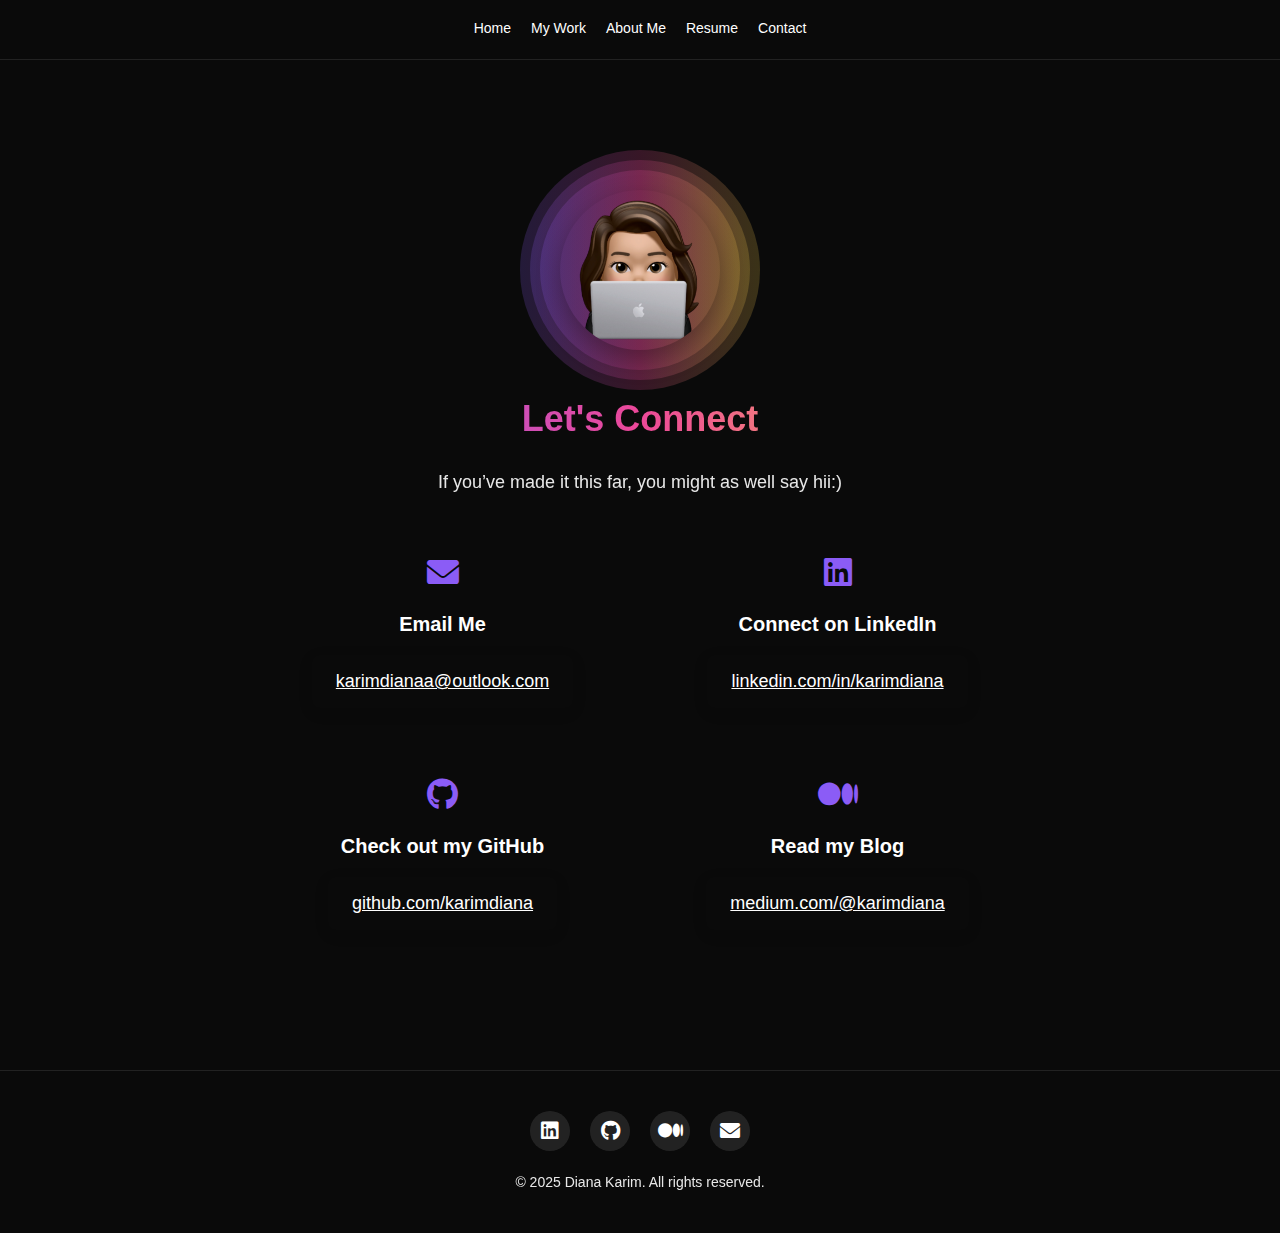
<file: contact.html>
<!DOCTYPE html>
<html lang="en">
<head>
    <meta charset="UTF-8">
    <meta name="viewport" content="width=device-width, initial-scale=1.0">
    <title>Contact - Diana Karim</title>
    <link rel="stylesheet" href="styles/main.css">
    <link rel="stylesheet" href="https://cdnjs.cloudflare.com/ajax/libs/font-awesome/6.0.0/css/all.min.css">
    <link href="https://fonts.googleapis.com/css2?family=Inter:wght@400;600;700&display=swap" rel="stylesheet">
    <link href="https://api.fontshare.com/v2/css?f[]=satoshi@900,700,500,301,401,400,501,701,300&display=swap" rel="stylesheet">
    <link rel="icon" type="image/jpg" href="assets/logo_diana.png">
</head>
<body>
    <header class="main-header">
        <nav class="nav-container">
            <ul class="nav-links">
                <li><a href="index.html">Home</a></li>
                <li><a href="index.html#work">My Work</a></li>
                <li><a href="about.html">About Me</a></li>
                <li><a href="assets/Resume_DianaKarim.pdf" target="_blank">Resume</a></li>
                <li><a href="contact.html">Contact</a></li>
            </ul>
        </nav>
        <div class="header-divider"></div>
    </header>

    <main class="contact-page">
        <div class="container">
            <section class="contact-section">
                <div class="contact-container">
                    <div class="profile-container">
                        <div class="intro-box">
                            <div class="intro-top">
                                <div class="image-container">
                                    <div class="ray ray-1"></div>
                                    <div class="ray ray-2"></div>
                                    <div class="ray ray-3"></div>
                                    <img src="assets/Apple_Diana_Computer.PNG" alt="Diana's Profile" class="intro-image">
                                </div>
                            </div>
                        </div>
                    </div>
                    <h1>Let's Connect</h1>
                    <p>If you’ve made it this far, you might as well say hii:)</p>                    
                    <div class="contact-methods">
                        <div class="contact-method">
                            <i class="fas fa-envelope"></i>
                            <h3>Email Me</h3>
                            <a href="mailto:karimdianaa@outlook.com?subject=[Company]%20-%20Let's%20Talk&body=Hi%20Diana,%0D%0A%0D%0AI've%20checked%20out%20your%20portfolio%20and%20would%20love%20to%20discuss%20potential%20opportunities.%0D%0A%0D%0ABest%20regards" class="contact-button">
                                karimdianaa@outlook.com
                            </a>
                        </div>

                        <div class="contact-method">
                            <i class="fab fa-linkedin"></i>
                            <h3>Connect on LinkedIn</h3>
                            <a href="https://linkedin.com/in/karimdiana" target="_blank" class="contact-button">
                                linkedin.com/in/karimdiana
                            </a>
                        </div>

                        <div class="contact-method">
                            <i class="fab fa-github"></i>
                            <h3>Check out my GitHub</h3>
                            <a href="https://github.com/karimdiana" target="_blank" class="contact-button">
                                github.com/karimdiana
                            </a>
                        </div>

                        <div class="contact-method">
                            <i class="fab fa-medium"></i>
                            <h3>Read my Blog</h3>
                            <a href="https://medium.com/@karimdiana" target="_blank" class="contact-button">
                                medium.com/@karimdiana
                                
                            </a>
                        </div>
                    </div>
                </div>
            </section>
        </div>
    </main>

    <footer class="footer">
        <div class="container">
            <div class="footer-content">
                <div class="footer-social">
                    <a href="https://linkedin.com/in/karimdiana" target="_blank"><i class="fab fa-linkedin"></i></a>
                    <a href="https://github.com/karimdiana" target="_blank"><i class="fab fa-github"></i></a>
                    <a href="https://medium.com/@karimdiana002" target="_blank"><i class="fab fa-medium"></i></a>
                    <a href="mailto:karimdianaa@outlook.com?subject=[Company]%20-%20Let's%20Talk&body=Hi%20Diana,%0D%0A%0D%0AI've%20checked%20out%20your%20portfolio%20and%20would%20love%20to%20discuss%20potential%20opportunities.%0D%0A%0D%0ABest%20regards"><i class="fas fa-envelope"></i></a>
                </div>
                <div class="footer-info"><p>© 2025 Diana Karim. All rights reserved.</p></div>
            </div>
        </div>
    </footer>
</body>
</html>
</file>
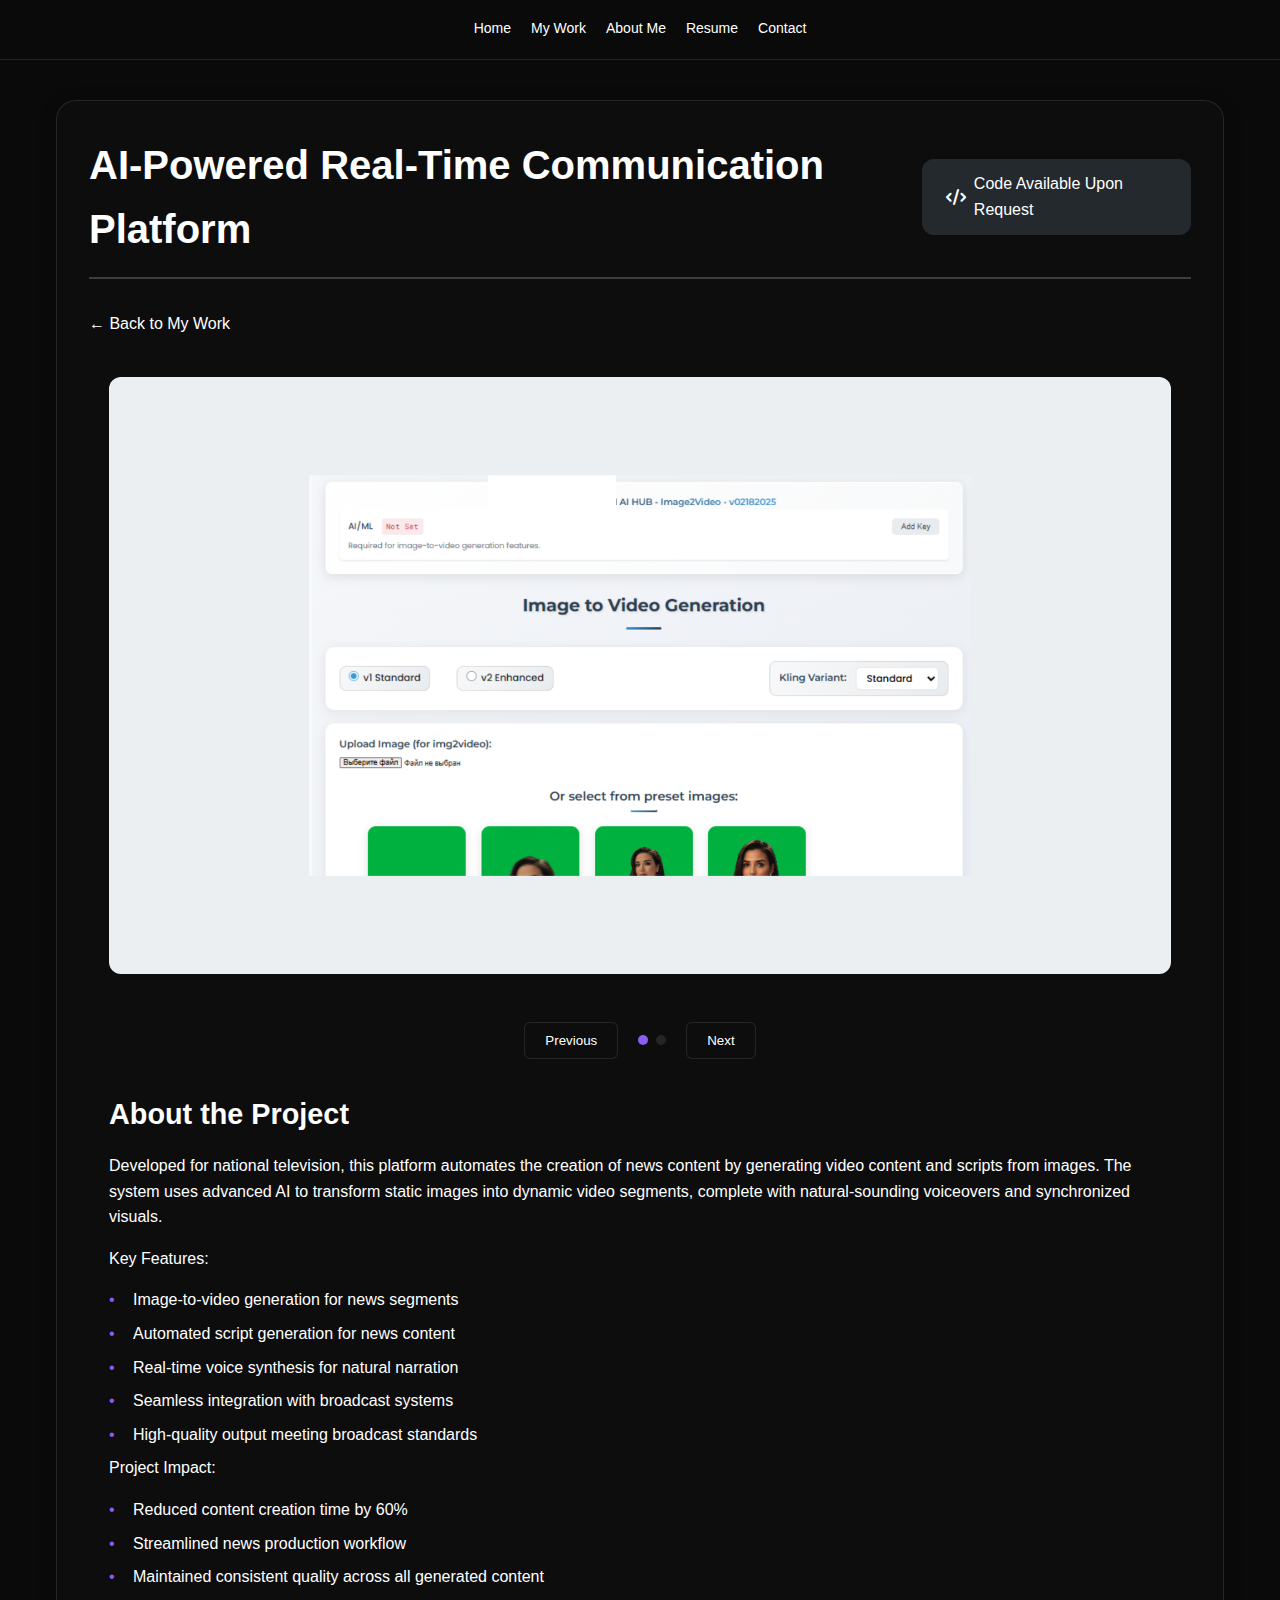
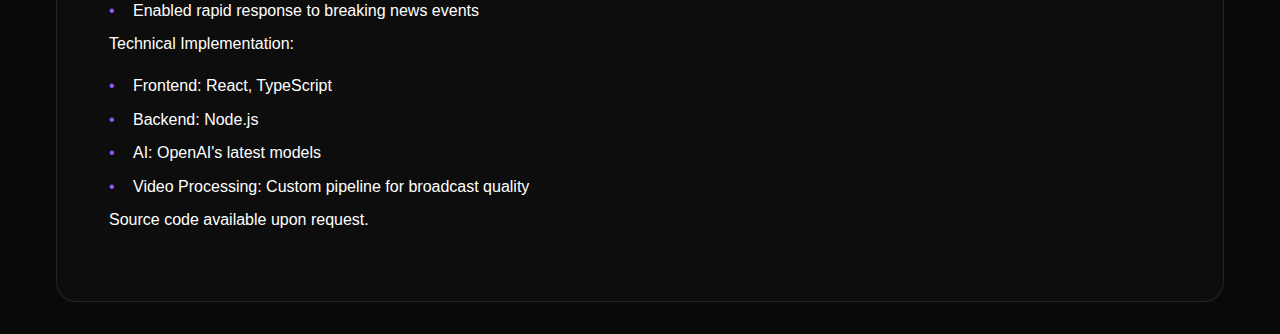
<file: projects/ai-communication.html>
<!DOCTYPE html>
<html lang="en">
<head>
    <meta charset="UTF-8">
    <meta name="viewport" content="width=device-width, initial-scale=1.0">
    <title>AI Communication Platform - Diana's Projects</title>
    <link rel="stylesheet" href="../styles/main.css">
    <link href="https://api.fontshare.com/v2/css?f[]=satoshi@900,700,500,301,401,400,501,701,300&display=swap" rel="stylesheet">
    <link rel="stylesheet" href="https://cdnjs.cloudflare.com/ajax/libs/font-awesome/6.0.0/css/all.min.css">
    <style>
        .gallery-container {
            max-width: 100%;
            margin: 0 auto;
        }
        .gallery-slide img {
            width: 100%;
            height: auto;
            max-height: 80vh;
            object-fit: contain;
            margin: 20px 0;
        }
        .gallery-caption {
            margin-top: 15px;
            text-align: center;
        }
    </style>
</head>
<body>
    <header class="main-header">
        <nav class="nav-container">
            <ul class="nav-links">
                <li><a href="../index.html">Home</a></li>
                <li><a href="../index.html#work">My Work</a></li>
                <li><a href="../about.html">About Me</a></li>
                <li><a href="../assets/Resume_DianaKarim.pdf" target="_blank">Resume</a></li>
                <li><a href="../contact.html">Contact</a></li>
            </ul>
        </nav>
        <div class="header-divider"></div>
    </header>

    <main class="project-detail">
        <div class="project-container" style="margin-top: 100px;">
            <div class="project-header">
                <h1>AI-Powered Real-Time Communication Platform</h1>
                <a href="mailto:karimdianaa@outlook.com?subject=Request%20for%20AI%20Communication%20Platform%20Code&body=Hi%20Diana,%0D%0A%0D%0AI'm%20interested%20in%20viewing%20the%20code%20for%20the%20AI%20Communication%20Platform%20project.%0D%0A%0D%0ABest%20regards" class="github-link">
                    <i class="fas fa-code"></i> Code Available Upon Request
                </a>
            </div>
            <p class="back-to-work-link"><a href="../index.html#work">← Back to My Work</a></p>
            
            <div class="project-content">
                <div class="project-showcase ai-gallery">
                        <div class="gallery-slide active">
                            <img src="../assets/asan.png" alt="Img 2 video Interface">
                    </div>
                        <div class="gallery-slide">
                            <img src="../assets/asan2.png" alt="Voice Processing System">
                         
                        </div>
                    </div>
                    <div class="gallery-controls">
                        <button class="gallery-btn prev">Previous</button>
                        <div class="gallery-dots"></div>
                        <button class="gallery-btn next">Next</button>
                    </div>
               

                <div class="project-overview">
                    <h2>About the Project</h2>
                    <p>Developed for national television, this platform automates the creation of news content by generating video content and scripts from images. The system uses advanced AI to transform static images into dynamic video segments, complete with natural-sounding voiceovers and synchronized visuals.</p>
                    
                    <p>Key Features:</p>
                    <ul>
                        <li>Image-to-video generation for news segments</li>
                        <li>Automated script generation for news content</li>
                        <li>Real-time voice synthesis for natural narration</li>
                        <li>Seamless integration with broadcast systems</li>
                        <li>High-quality output meeting broadcast standards</li>
                    </ul>

                    <p>Project Impact:</p>
                    <ul>
                        <li>Reduced content creation time by 60%</li>
                        <li>Streamlined news production workflow</li>
                        <li>Maintained consistent quality across all generated content</li>
                        <li>Enabled rapid response to breaking news events</li>
                    </ul>

                    <p>Technical Implementation:</p>
                    <ul>
                        <li>Frontend: React, TypeScript</li>
                        <li>Backend: Node.js</li>
                        <li>AI: OpenAI's latest models</li>
                        <li>Video Processing: Custom pipeline for broadcast quality</li>
                    </ul>

                    <p>Source code available upon request.</p>
                </div>
                </div>
            </div>
        </div>
    </main>

    <script src="../script.js"></script>
    <script>
        document.addEventListener('DOMContentLoaded', function() {
            const slides = document.querySelectorAll('.gallery-slide');
            const dots = document.querySelector('.gallery-dots');
            const prevBtn = document.querySelector('.gallery-btn.prev');
            const nextBtn = document.querySelector('.gallery-btn.next');
            let currentSlide = 0;

            // Create dots
            slides.forEach((_, index) => {
                const dot = document.createElement('div');
                dot.classList.add('gallery-dot');
                if (index === 0) dot.classList.add('active');
                dot.addEventListener('click', () => goToSlide(index));
                dots.appendChild(dot);
            });

            function updateSlides() {
                slides.forEach((slide, index) => {
                    slide.classList.remove('active');
                    if (index === currentSlide) slide.classList.add('active');
                });
                document.querySelectorAll('.gallery-dot').forEach((dot, index) => {
                    dot.classList.toggle('active', index === currentSlide);
                });
            }

            function goToSlide(index) {
                currentSlide = index;
                updateSlides();
            }

            function nextSlide() {
                currentSlide = (currentSlide + 1) % slides.length;
                updateSlides();
            }

            function prevSlide() {
                currentSlide = (currentSlide - 1 + slides.length) % slides.length;
                updateSlides();
            }

            prevBtn.addEventListener('click', prevSlide);
            nextBtn.addEventListener('click', nextSlide);
        });
    </script>
</body>
</html>
</file>
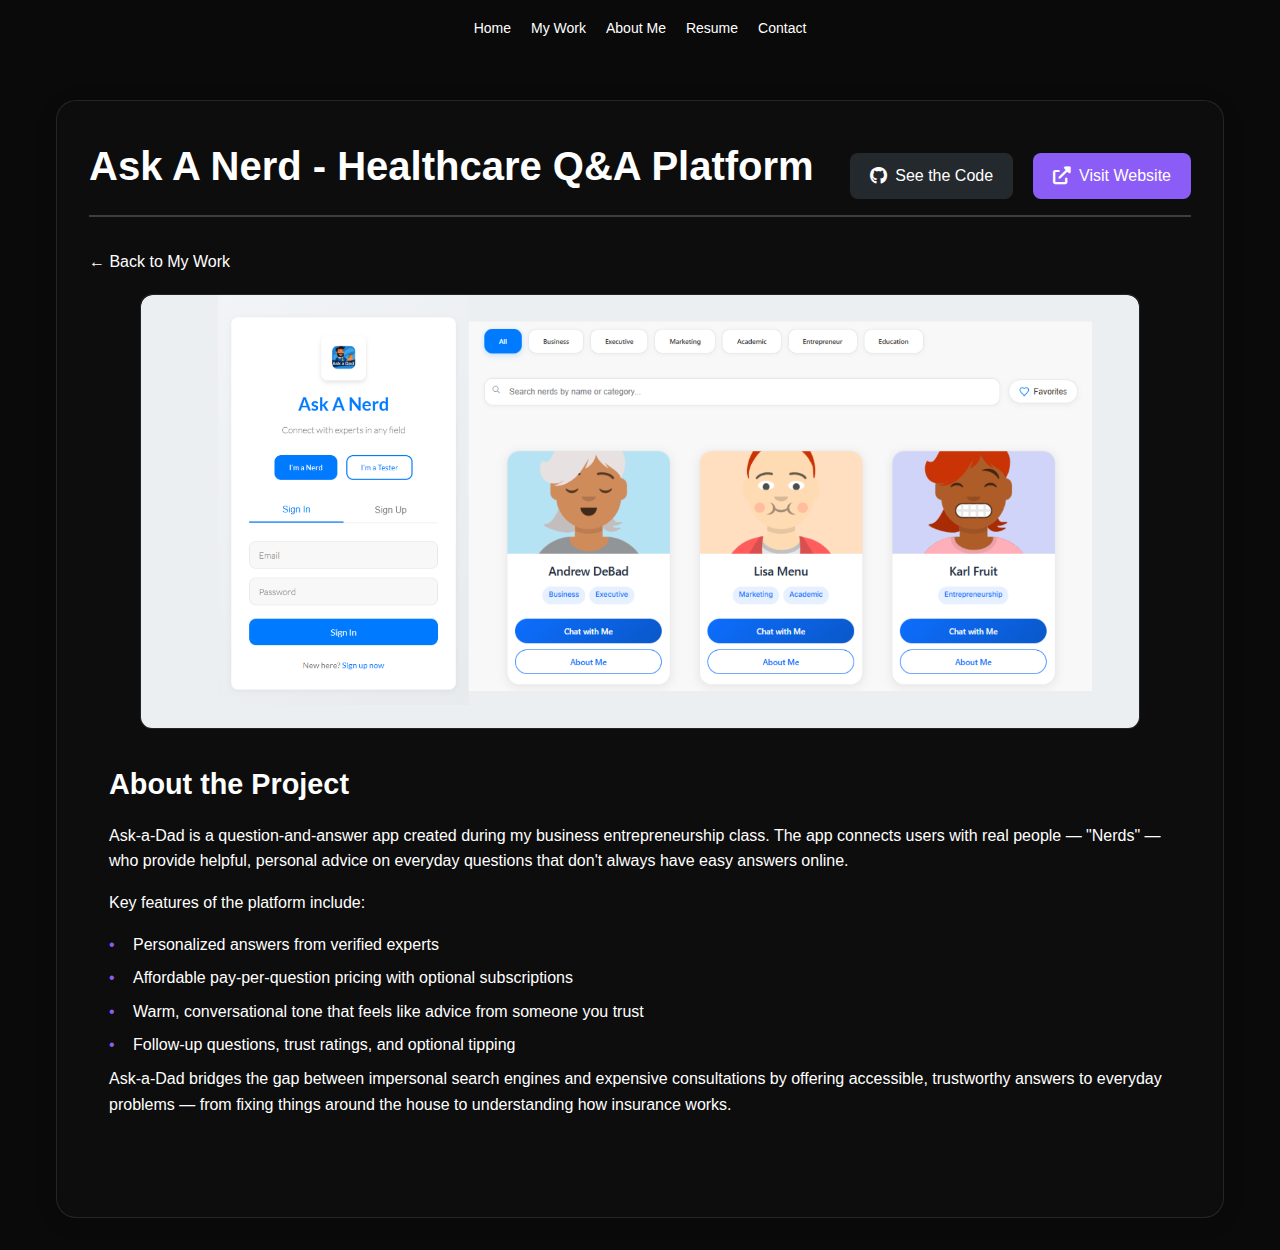
<file: projects/ask-a-nerd.html>
<!DOCTYPE html>
<html lang="en">
<head>
    <meta charset="UTF-8">
    <meta name="viewport" content="width=device-width, initial-scale=1.0">
    <title>Ask A Nerd - Diana's Projects</title>
    <link rel="stylesheet" href="../styles/main.css">
    <link href="https://api.fontshare.com/v2/css?f[]=satoshi@900,700,500,301,401,400,501,701,300&display=swap" rel="stylesheet">
    <link rel="stylesheet" href="https://cdnjs.cloudflare.com/ajax/libs/font-awesome/6.0.0/css/all.min.css">
</head>
<body>
    <header class="main-header">
        <nav class="nav-container">
            <ul class="nav-links">
                <li><a href="../index.html">Home</a></li>
                <li><a href="../index.html#work">My Work</a></li>
                <li><a href="../about.html">About Me</a></li>
                <li><a href="../assets/Resume_DianaKarim.pdf" target="_blank">Resume</a></li>
                <li><a href="../index.html#contact">Contact</a></li>
            </ul>
        </nav>
    </header>

    <main class="project-detail">
        <div class="project-container" style="margin-top: 100px;">
            <div class="project-header">
                <h1>Ask A Nerd - Healthcare Q&A Platform</h1>
                <div class="project-links">
                    <a href="https://github.com/karimdiana/ask-a-nerd" target="_blank" class="project-link github-link">
                        <i class="fab fa-github"></i> See the Code
                    </a>
                    <a href="https://ask-a-nerd.vercel.app/" target="_blank" class="project-link website-link">
                        <i class="fas fa-external-link-alt"></i> Visit Website
                    </a>
                </div>
            </div>
            <p class="back-to-work-link"><a href="../index.html#work">← Back to My Work</a></p>
            
            <div class="project-content">
                <div class="project-showcase parkview-gallery">
                    <div class="gallery-container">
                        <div class="gallery-slide active">
                            <img src="../assets/AskANerd.png" alt="Ask A Nerd Platform Interface">
                            <div class="gallery-caption">
                                <h3>User-Friendly Q&A Interface</h3>
                            </div>
                        
                   
                    </div>
               
                </div>

                <div class="project-overview">
                    <h2>About the Project</h2>
                    <p>Ask-a-Dad is a question-and-answer app created during my business entrepreneurship class. The app connects users with real people — "Nerds" — who provide helpful, personal advice on everyday questions that don't always have easy answers online.</p>

                    <p>Key features of the platform include:</p>
                    <ul>
                        <li>Personalized answers from verified experts</li>
                        <li>Affordable pay-per-question pricing with optional subscriptions</li>
                        <li>Warm, conversational tone that feels like advice from someone you trust</li>
                        <li>Follow-up questions, trust ratings, and optional tipping</li>
                    </ul>
                    
                    <p>Ask-a-Dad bridges the gap between impersonal search engines and expensive consultations by offering accessible, trustworthy answers to everyday problems — from fixing things around the house to understanding how insurance works.</p>
                    
                                    </div>
            </div>
        </div>
    </main>

    <script src="../script.js"></script>
    <script>
        document.addEventListener('DOMContentLoaded', function() {
            const slides = document.querySelectorAll('.gallery-slide');
            const dots = document.querySelector('.gallery-dots');
            const prevBtn = document.querySelector('.gallery-btn.prev');
            const nextBtn = document.querySelector('.gallery-btn.next');
            let currentSlide = 0;

            // Create dots
            slides.forEach((_, index) => {
                const dot = document.createElement('div');
                dot.classList.add('gallery-dot');
                if (index === 0) dot.classList.add('active');
                dot.addEventListener('click', () => goToSlide(index));
                dots.appendChild(dot);
            });

            function updateSlides() {
                slides.forEach((slide, index) => {
                    slide.classList.remove('active');
                    if (index === currentSlide) slide.classList.add('active');
                });
                document.querySelectorAll('.gallery-dot').forEach((dot, index) => {
                    dot.classList.toggle('active', index === currentSlide);
                });
            }

            function goToSlide(index) {
                currentSlide = index;
                updateSlides();
            }

            function nextSlide() {
                currentSlide = (currentSlide + 1) % slides.length;
                updateSlides();
            }

            function prevSlide() {
                currentSlide = (currentSlide - 1 + slides.length) % slides.length;
                updateSlides();
            }

            prevBtn.addEventListener('click', prevSlide);
            nextBtn.addEventListener('click', nextSlide);
        });
    </script>
</body>
</html>
</file>
<file: styles/main.css>
/* Global Styles */
:root {
    --primary-gradient: linear-gradient(90deg, #8b5cf6 0%, #ec4899 50%, #fcd34d 100%);
    --secondary-gradient: linear-gradient(135deg, #8b5cf6 0%, #ec4899 50%, #fcd34d 100%);
    --dark-bg: #0A0A0A;
    --darker-bg: #0A0A0A;
    --text-light: #ffffff;
    --text-dark: #333333;
    --accent-color: #8b5cf6;
    --card-bg: #0D0D0D;
    --card-border: rgba(255, 255, 255, 0.1);
    --transition-speed: 0.3s;
    --box-shadow: 0 4px 20px rgba(0, 0, 0, 0.15);
    --divider-color: rgba(255, 255, 255, 0.2);
}

* {
    margin: 0;
    padding: 0;
    box-sizing: border-box;
    font-family: 'Satoshi', sans-serif;
    scroll-behavior: smooth;
}

html {
    width: 100%;
    overflow-x: hidden;
}

body {
    background-color: var(--dark-bg);
    color: var(--text-light);
    line-height: 1.6;
    width: 100%;
    overflow-x: hidden;
    position: relative;
}

.container {
    width: 90%;
    max-width: 1200px;
    margin: 0 auto;
    padding: 0 20px;
}

a {
    text-decoration: none;
    color: inherit;
    transition: all var(--transition-speed) ease;
}

ul {
    list-style: none;
}

img {
    max-width: 100%;
    height: auto;
}

.gradient-text {
    background: var(--primary-gradient);
    -webkit-background-clip: text;
    background-clip: text;
    -webkit-text-fill-color: transparent;
    display: inline-block;
}

/* Header Styles - Updated */
.main-header {
    position: fixed;
    top: 0;
    left: 0;
    width: 100%;
    z-index: 1000;
    padding: 15px 0 0 0;
    transition: all var(--transition-speed) ease;
    background-color: var(--dark-bg);
    height: auto;
    min-height: 60px;
}

.nav-container {
    width: 90%;
    max-width: 1200px;
    margin: 0 auto;
    display: flex;
    justify-content: center;
    align-items: center;
    padding: 0 20px;
}

.nav-links {
    display: flex;
    gap: 20px;
    justify-content: center;
    align-items: center;
    flex-wrap: wrap;
}

.nav-links li a {
    font-size: 14px;
    font-weight: 500;
    position: relative;
    padding: 5px 0;
    color: var(--text-light);
    white-space: nowrap;
}

.nav-links li a::after {
    content: '';
    position: absolute;
    bottom: 0;
    left: 0;
    width: 0;
    height: 2px;
    background: #ec4899;
    transition: width var(--transition-speed) ease;
}

.nav-links li a:hover::after {
    width: 100%;
}

/* Updated header divider */
.header-divider {
    display: block;
    height: 1px;
    background: var(--divider-color);
    margin-top: 15px;
    width: 100vw;
    opacity: 0.5;
    position: absolute;
    bottom: 0;
    left: 0;
    right: 0;
    margin-left: calc(-50vw + 50%);
    margin-right: calc(-50vw + 50%);
}

/* Introduction Section */
.introduction-section {
    padding: 120px 0 60px;
    min-height: 100vh;
    width: 100%;
    display: flex;
    align-items: center;
    justify-content: center;
}

.introduction-content {
    width: 90%;
    max-width: 1200px;
    margin: 0 auto;
    padding: 0 20px;
    display: flex;
    flex-direction: column;
    align-items: center;
}

.profile-container {
    display: flex;
    flex-direction: column;
    align-items: center;
    gap: 40px;
    width: 100%;
    max-width: 800px;
}

.intro-box {
    background: var(--dark-bg);
    border-radius: 24px;
    padding: 30px;
    display: flex;
    flex-direction: column;
    align-items: center;
    text-align: center;
    width: 100%;
}

.intro-top {
    display: flex;
    flex-direction: column;
    align-items: center;
    gap: 20px;
    width: 100%;
}

.image-container {
    position: relative;
    width: 200px;
    height: 200px;
    display: flex;
    justify-content: center;
    align-items: center;
}

.intro-image {
    width: 180px;
    height: 180px;
    border-radius: 50%;
    object-fit: cover;
    box-shadow: 0 10px 25px rgba(0, 0, 0, 0.3);
    transition: transform 0.3s ease;
    position: relative;
    z-index: 2;
}

.intro-image:hover {
    transform: scale(1.05);
}

.ray {
    position: absolute;
    background: var(--primary-gradient);
    opacity: 0.2;
    border-radius: 50%;
    animation: pulse 4s ease-in-out infinite;
    z-index: 1;
    left: 50%;
    top: 50%;
    transform: translate(-50%, -50%);
}

.ray-1 {
    width: 220px;
    height: 220px;
    animation-delay: 0s;
}

.ray-2 {
    width: 240px;
    height: 240px;
    animation-delay: 1.3s;
}

.ray-3 {
    width: 260px;
    height: 260px;
    animation-delay: 2.6s;
}

@keyframes pulse {
    0% {
        transform: translate(-50%, -50%) scale(1);
        opacity: 0.15;
    }
    50% {
        transform: translate(-50%, -50%) scale(1.05);
        opacity: 0.25;
    }
    100% {
        transform: translate(-50%, -50%) scale(1);
        opacity: 0.15;
    }
}

.profile-details {
    text-align: center;
    margin-top: 80px;
    position: relative;
    z-index: 2;
}

.profile-details h2 {
    font-size: 32px;
    font-weight: 700;
    margin-bottom: 16px;
    color: var(--text-light);
}

.profile-details h2 span {
    background: var(--primary-gradient);
    -webkit-background-clip: text;
    background-clip: text;
    -webkit-text-fill-color: transparent;
}

.profile-details p {
    font-size: 16px;
    opacity: 0.7;
    color: #9e9e9e;
    margin-top: 16px;
}

.profile-divider {
    display: none;
}

.tagline {
    padding: 0 0 10px;
    text-align: center;
    margin-top: 10px;
}

.intro-greeting {
    font-size: 28px;
    font-weight: 700;
    margin-bottom: 10px;
    color: var(--text-light);
    position: relative;
    z-index: 2;
    margin-top: 40px;
}

.tagline h1 {
    font-size: 42px;
    font-weight: 900;
    color: var(--text-light);
    margin-bottom: 10px;
    line-height: 1.2;
}

.tagline h1 span.gradient-text {
    background: var(--primary-gradient);
    -webkit-background-clip: text;
    background-clip: text;
    -webkit-text-fill-color: transparent;
}

.building-at {
    font-size: 16px;
    opacity: 0.7;
    color: #9e9e9e;
    text-align: center;
    margin-top: 10px;
}

.building-at a {
    background: var(--primary-gradient);
    -webkit-background-clip: text;
    background-clip: text;
    -webkit-text-fill-color: transparent;
    font-weight: 600;
}

/* About Me Box */
.about-me-box {
    background: var(--card-bg);
    border: 1px solid var(--card-border);
    border-radius: 16px;
    padding: 40px;
    margin-top: 60px;
    margin-bottom: 60px;
    box-shadow: 0 10px 30px rgba(0, 0, 0, 0.1);
    width: 100%;
    max-width: 800px;
}

.about-me-box h2 {
    font-size: 32px;
    margin-bottom: 30px;
    background: var(--primary-gradient);
    -webkit-background-clip: text;
    background-clip: text;
    -webkit-text-fill-color: transparent;
    display: inline-block;
    text-align: center;
    width: 100%;
}

.about-me-content {
    display: grid;
    grid-template-columns: 1fr 1fr;
    gap: 40px;
}

.about-me-section {
    margin-bottom: 20px;
    background: rgba(255, 255, 255, 0.02);
    border-radius: 12px;
    padding: 25px;
    border: 1px solid rgba(255, 255, 255, 0.03);
}

.about-me-section h3 {
    font-size: 22px;
    margin-bottom: 20px;
    color: var(--text-light);
    position: relative;
    padding-bottom: 10px;
}

.about-me-section h3::after {
    content: '';
    position: absolute;
    bottom: 0;
    left: 0;
    width: 40px;
    height: 2px;
    background: var(--primary-gradient);
}

.classes-list, .achievements-list {
    list-style: none;
}

.classes-list li, .achievements-list li {
    margin-bottom: 12px;
    padding-left: 24px;
    position: relative;
}

.classes-list li:before, .achievements-list li:before {
    content: '•';
    position: absolute;
    left: 0;
    color: #ccc;
    font-size: 18px;
}

.achievement-item {
    background: rgba(255, 255, 255, 0.05);
    border-radius: 8px;
    padding: 15px;
    margin-bottom: 15px;
}

.achievement-item h4 {
    font-size: 18px;
    margin-bottom: 8px;
    color: #ccc;
}

.achievement-item p {
    font-size: 14px;
    opacity: 0.8;
}

/* Slideshow for About Page */
.slideshow-container {
    position: relative;
    max-width: 100%;
    margin: 0 auto;
    overflow: hidden;
    border-radius: 12px;
}

.slide {
    display: none;
    width: 100%;
}

.slide.active {
    display: block;
}

.slide img {
    width: 100%;
    border-radius: 12px;
}

.slide-content {
    padding: 20px;
    background: rgba(0, 0, 0, 0.7);
    color: white;
    position: absolute;
    bottom: 0;
    width: 100%;
}

.slide-nav {
    display: flex;
    justify-content: center;
    margin-top: 15px;
}

.slide-nav-btn {
    background: var(--primary-gradient);
    color: white;
    border: none;
    padding: 8px 16px;
    margin: 0 5px;
    cursor: pointer;
    border-radius: 4px;
    font-weight: 600;
}

@keyframes fadeEffect {
    from {opacity: 0.4}
    to {opacity: 1}
}

/* Tech Stack Section - Updated */
.tech-stack-section {
    padding: 60px 0;
    text-align: center;
}

.tech-stack-section h2 {
    font-size: 32px;
    margin-bottom: 30px;
    background: var(--primary-gradient);
    -webkit-background-clip: text;
    background-clip: text;
    -webkit-text-fill-color: transparent;
    display: inline-block;
    text-align: center;
    width: 100%;
}

.tech-grid-container {
    width: 100%;
    max-width: 800px;
    margin: 0 auto;
    overflow: hidden;
    position: relative;
}

.tech-row {
    display: flex;
    animation: scrollTech 30s linear infinite;
    width: max-content;
    margin-bottom: 20px;
}

.tech-row:nth-child(2) {
    animation-direction: reverse;
    animation-duration: 25s;
}

@keyframes scrollTech {
    0% {
        transform: translateX(0);
    }
    100% {
        transform: translateX(-50%);
    }
}

.tech-item {
    display: flex;
    flex-direction: column;
    align-items: center;
    justify-content: center;
    min-width: 120px;
    height: 120px;
    margin: 0 15px;
    padding: 15px;
    transition: all var(--transition-speed) ease;
    position: relative;
}

.tech-icon {
    font-size: 35px;
    margin-bottom: 10px;
    transition: all var(--transition-speed) ease;
}

.tech-item:hover .tech-icon {
    transform: scale(1.1);
}

.tech-name {
    font-size: 14px;
    font-weight: 500;
}

/* Projects Section */
.projects-section {
    padding: 80px 0;
    background-color: rgba(18, 18, 18, 0.7);
}

.projects-container {
    width: 90%;
    max-width: 1200px;
    margin: 0 auto;
    text-align: center;
}

.projects-section h2 {
    font-size: 32px;
    margin-bottom: 40px;
    text-align: center;
    position: relative;
    display: inline-block;
    background: var(--primary-gradient);
    -webkit-background-clip: text;
    background-clip: text;
    -webkit-text-fill-color: transparent;
}

/* Removed the line under My Work heading */
.projects-section h2::after {
    display: none;
}

.projects-grid {
    display: grid;
    grid-template-columns: repeat(auto-fill, minmax(350px, 1fr));
    gap: 30px;
}

.project-card {
    background: var(--card-bg);
    border: 1px solid var(--card-border);
    border-radius: 12px;
    overflow: hidden;
    transition: all var(--transition-speed) ease;
    height: 100%;
}

.project-card:hover {
    transform: translateY(-10px);
    box-shadow: var(--box-shadow);
}

.project-image {
    width: 100%;
    height: 200px;
    object-fit: cover;
}

.project-content {
    padding: 20px;
}

.project-content h3 {
    font-size: 20px;
    margin-bottom: 10px;
    color: var(--text-light);
}

.project-content p {
    font-size: 16px;
    color: rgba(255, 255, 255, 0.7);
    margin-bottom: 15px;
}

.tech-tags {
    display: flex;
    flex-wrap: wrap;
    gap: 8px;
}

.tech-tags span {
    padding: 0.5rem 1rem;
    border-radius: 20px;
    font-size: 0.9rem;
    transition: background-color 0.2s;
}

/* Contact Section - Updated */
.contact-section {
    padding: 80px 0;
    background: var(--dark-bg);
}

.contact-container {
    text-align: center;
    max-width: 600px;
    margin: 0 auto;
    padding: 40px;
}

.contact-container h2 {
    font-size: 32px;
    margin-bottom: 20px;
    background: var(--primary-gradient);
    -webkit-background-clip: text;
    background-clip: text;
    -webkit-text-fill-color: transparent;
}

.contact-container p {
    font-size: 18px;
    margin-bottom: 30px;
    opacity: 0.8;
}

.contact-button {
    display: inline-flex;
    align-items: center;
    gap: 10px;
    padding: 15px 30px;
    background: var(--primary-gradient);
    border-radius: 8px;
    font-weight: 600;
    font-size: 18px;
    color: var(--text-light);
    transition: all var(--transition-speed) ease;
    box-shadow: 0 4px 15px rgba(0, 0, 0, 0.1);
}

.contact-button:hover {
    transform: translateY(-3px);
    box-shadow: 0 6px 20px rgba(0, 0, 0, 0.2);
}

/* Footer - Removed gradient background */
.footer {
    padding: 40px 0;
    background-color: var(--dark-bg);
    border-top: 1px solid rgba(255, 255, 255, 0.1);
}

.footer-content {
    display: flex;
    flex-direction: column;
    align-items: center;
    gap: 20px;
}

.footer-social {
    display: flex;
    gap: 20px;
}

.footer-social a {
    display: flex;
    align-items: center;
    justify-content: center;
    width: 40px;
    height: 40px;
    background: rgba(255, 255, 255, 0.1);
    border-radius: 50%;
    font-size: 20px;
    transition: all var(--transition-speed) ease;
}

.footer-social a:hover {
    background: rgba(255, 255, 255, 0.2);
    transform: translateY(-3px);
}

.footer-info {
    font-size: 14px;
    opacity: 0.9;
}

/* About Page Styles */
.about-page {
    padding-top: 60px;
}

.about-gradient-bg {
    background: linear-gradient(to bottom, rgba(92, 36, 255, 0.1), var(--dark-bg));
    padding: 60px 0;
    margin-bottom: 60px;
}

.about-hero {
    text-align: center;
}

.about-content {
    max-width: 800px;
    margin: 0 auto;
}

.about-content h1 {
    font-size: 48px;
    margin-bottom: 20px;
    background: var(--primary-gradient);
    -webkit-background-clip: text;
    background-clip: text;
    -webkit-text-fill-color: transparent;
}

.about-content .intro {
    font-size: 20px;
    line-height: 1.6;
    opacity: 0.9;
}

/* About Sections */
.about-section {
    margin-bottom: 80px;
    background: var(--card-bg);
    border: 1px solid var(--card-border);
    border-radius: 16px;
    padding: 40px;
}

.section-title {
    font-size: 32px;
    margin-bottom: 30px;
    background: var(--primary-gradient);
    -webkit-background-clip: text;
    background-clip: text;
    -webkit-text-fill-color: transparent;
    display: inline-block;
}

.about-text {
    max-width: 800px;
    margin: 0 auto;
}

.about-text p {
    font-size: 18px;
    line-height: 1.8;
    margin-bottom: 20px;
    color: rgba(255, 255, 255, 0.9);
}

.about-text p:last-child {
    margin-bottom: 0;
}

.journey-section,
.interests-section,
.skills-section,
.future-section {
    padding: 80px 0;
}

.journey-container,
.interests-container,
.skills-container,
.future-container {
    max-width: 1200px;
    margin: 0 auto;
    padding: 0 20px;
}

.journey-section h2,
.interests-section h2,
.skills-section h2,
.future-section h2 {
    font-size: 32px;
    margin-bottom: 40px;
    text-align: center;
    position: relative;
    display: inline-block;
}

.journey-section h2::after,
.interests-section h2::after,
.skills-section h2::after,
.future-section h2::after {
    content: '';
    position: absolute;
    bottom: -10px;
    left: 50%;
    transform: translateX(-50%);
    width: 60px;
    height: 3px;
    background: var(--primary-gradient);
}

.journey-grid,
.interests-grid {
    display: grid;
    grid-template-columns: repeat(auto-fill, minmax(300px, 1fr));
    gap: 30px;
}

.journey-card,
.interest-card {
    background: var(--card-bg);
    border: 1px solid var(--card-border);
    border-radius: 12px;
    padding: 30px;
    transition: all var(--transition-speed) ease;
}

.journey-card:hover,
.interest-card:hover {
    transform: translateY(-5px);
    box-shadow: var(--box-shadow);
}

.card-icon,
.interest-card i {
    font-size: 30px;
    margin-bottom: 20px;
    color: transparent;
    background: var(--primary-gradient);
    -webkit-background-clip: text;
    background-clip: text;
}

.journey-card h3,
.interest-card h3 {
    font-size: 20px;
    margin-bottom: 15px;
}

.journey-card p,
.interest-card p {
    font-size: 16px;
    opacity: 0.8;
}

.skills-grid {
    display: grid;
    grid-template-columns: repeat(auto-fill, minmax(300px, 1fr));
    gap: 30px;
}

.skill-category {
    background: var(--card-bg);
    border: 1px solid var(--card-border);
    border-radius: 12px;
    padding: 25px;
}

.skill-category h3 {
    font-size: 20px;
    margin-bottom: 20px;
    color: var(--text-light);
}

.skill-tags {
    display: flex;
    flex-wrap: wrap;
    gap: 10px;
}

.skill-tag {
    padding: 8px 15px;
    background: rgba(255, 255, 255, 0.1);
    border-radius: 20px;
    font-size: 14px;
    font-weight: 500;
    transition: all var(--transition-speed) ease;
}

.skill-tag:hover {
    background: var(--primary-gradient);
    transform: translateY(-2px);
}

.future-text {
    font-size: 18px;
    line-height: 1.8;
    max-width: 800px;
    margin: 0 auto 40px;
    text-align: center;
    opacity: 0.9;
}

.connect-button {
    text-align: center;
}

.cta-button {
    display: inline-block;
    padding: 15px 30px;
    background: var(--text-light);
    border-radius: 8px;
    font-weight: 600;
    font-size: 18px;
    color: var(--dark-bg);
    transition: all var(--transition-speed) ease;
    box-shadow: 0 4px 15px rgba(255, 255, 255, 0.1);
}

.cta-button:hover {
    transform: translateY(-3px);
    box-shadow: 0 6px 20px rgba(255, 255, 255, 0.2);
}

/* Responsive Styles */
@media (max-width: 1024px) {
    .tagline h1 {
        font-size: 36px;
    }
    
    .intro-top {
        flex-direction: column;
        align-items: center;
        text-align: center;
    }
    
    .image-container {
        margin-right: 0;
        margin-bottom: 20px;
    }
    
    .projects-grid {
        grid-template-columns: repeat(auto-fill, minmax(300px, 1fr));
    }
    
    .about-me-content {
        grid-template-columns: 1fr;
    }
}

@media (max-width: 768px) {
    .nav-container {
        padding: 0 15px;
    }
    
    .nav-links {
        gap: 15px;
    }
    
    .nav-links li a {
        font-size: 13px;
    }
    
    .menu-icon {
        display: block;
        font-size: 24px;
        cursor: pointer;
    }
    
    .tagline h1 {
        font-size: 32px;
    }
    
    .introduction-section {
        padding: 100px 0 40px;
    }
    
    .tech-grid-container {
        padding: 30px 20px;
        margin-top: 40px;
        margin-bottom: 40px;
    }
    
    .tech-item {
        min-width: 100px;
        height: 100px;
        margin: 0 10px;
    }
    
    .tech-icon {
        font-size: 28px;
    }
    
    .projects-grid {
        grid-template-columns: 1fr;
    }
    
    .about-me-box {
        margin-top: 40px;
        margin-bottom: 40px;
        padding: 30px 20px;
    }
    
    .about-me-content {
        grid-template-columns: 1fr;
        gap: 30px;
    }
    
    .about-me-section {
        padding: 20px;
    }
    
    .image-container {
        width: 160px;
        height: 160px;
    }
    
    .intro-image {
        width: 140px;
        height: 140px;
    }
    
    .ray-1 { width: 180px; height: 180px; }
    .ray-2 { width: 200px; height: 200px; }
    .ray-3 { width: 220px; height: 220px; }
    
    .intro-greeting {
        font-size: 24px;
    }
}

@media (max-width: 480px) {
    .main-header {
        padding: 10px 0 0 0;
    }
    
    .nav-container {
        padding: 0 10px;
    }
    
    .nav-links {
        gap: 10px;
    }
    
    .nav-links li a {
        font-size: 12px;
    }
    
    .header-divider {
        margin-top: 10px;
    }
    
    .profile-details h2 {
        font-size: 24px;
    }
    
    .tagline h1 {
        font-size: 32px;
    }
    
    .contact-button {
        padding: 10px 20px;
        font-size: 16px;
    }
    
    .tech-grid-container {
        padding: 25px 15px;
    }
    
    .tech-item {
        min-width: 80px;
        height: 80px;
        margin: 0 8px;
    }
    
    .tech-icon {
        font-size: 24px;
    }
    
    .tech-name {
        font-size: 12px;
    }
    
    .contact-container {
        padding: 30px 20px;
    }
    
    .intro-name h2 {
        font-size: 30px;
    }
    
    .about-me-section h3 {
        font-size: 20px;
    }
    
    .about-me-box {
        padding: 25px 15px;
    }
    
    .image-container {
        width: 140px;
        height: 140px;
    }
    
    .intro-image {
        width: 120px;
        height: 120px;
    }
    
    .ray-1 { width: 160px; height: 160px; }
    .ray-2 { width: 180px; height: 180px; }
    .ray-3 { width: 200px; height: 200px; }
    
    .intro-greeting {
        font-size: 22px;
    }
}

/* Animation for fade in */
@keyframes fadeIn {
    from {
        opacity: 0;
        transform: translateY(20px);
    }
    to {
        opacity: 1;
        transform: translateY(0);
    }
}

.introduction-content,
.projects-container,
.contact-container,
.about-me-box {
    animation: fadeIn 1s ease-out;
}

/* Hover effects for links */
a:hover {
    color: #ec4899;
}

/* Normal scrollbar styling */
::-webkit-scrollbar {
    width: 10px;
}

::-webkit-scrollbar-track {
    background: #f1f1f1;
}

::-webkit-scrollbar-thumb {
    background: #888;
    border-radius: 5px;
}

::-webkit-scrollbar-thumb:hover {
    background: #555;
}

/* Styles for the funny code comment */
.code-comment-container {
    display: flex;
    justify-content: center;
    padding: 20px 0;
    margin-bottom: 10px;
    font-family: 'Courier New', monospace;
}

.code-comment {
    color: #aaa;
    font-size: 14px;
    max-width: 90%;
    text-align: left;
}

/* Respect user preference for reduced motion */
@media (prefers-reduced-motion: reduce) {
    * {
        animation: none !important;
        transition: none !important;
    }
}

/* Tech Stack Details */
.tech-stack-details {
    margin-top: 30px;
    text-align: center;
}

.expand-button {
    background: none;
    border: none;
    color: var(--text-light);
    font-size: 16px;
    cursor: pointer;
    padding: 10px 20px;
    display: flex;
    align-items: center;
    gap: 8px;
    margin: 0 auto;
    transition: all 0.3s ease;
}

.expand-button:hover {
    color: var(--accent-color);
}

.expand-button i {
    transition: transform 0.3s ease;
}

.expand-button.active i {
    transform: rotate(180deg);
}

.tech-details-content {
    height: 0;
    opacity: 0;
    overflow: hidden;
    transition: all 0.3s ease;
    margin-top: 0;
    text-align: left;
    max-width: 600px;
    margin-left: auto;
    margin-right: auto;
}

.tech-details-content.active {
    height: auto;
    opacity: 1;
    margin-top: 20px;
}

.tech-details-content p {
    margin-bottom: 15px;
    line-height: 1.6;
}

.tech-details-content ul {
    list-style: none;
    padding-left: 20px;
}

.tech-details-content li {
    margin-bottom: 10px;
    position: relative;
    padding-left: 20px;
}

.tech-details-content li:before {
    content: '•';
    position: absolute;
    left: 0;
    color: var(--accent-color);
}

/* Photo Gallery Styles */
.photo-gallery {
    max-width: 1000px;
    margin: 0 auto;
    position: relative;
}

.gallery-container {
    position: relative;
    border-radius: 12px;
    overflow: hidden;
    background: var(--card-bg);
    border: 1px solid var(--card-border);
    margin-bottom: 20px;
}

.gallery-slide {
    display: none;
    width: 100%;
    position: relative;
}

.gallery-slide.active {
    display: block;
}

.gallery-slide img {
    width: 100%;
    height: auto;
    object-fit: contain;
    display: block;
    border-radius: 12px;
}

.gallery-caption {
    position: relative;
    padding: 20px;
    background: var(--card-bg);
    border: 1px solid var(--card-border);
    border-radius: 12px;
    margin-top: 15px;
    box-shadow: 0 4px 6px rgba(0, 0, 0, 0.1);
}

.gallery-caption h3 {
    font-size: 20px;
    margin-bottom: 8px;
    color: var(--text-light);
}

.gallery-caption p {
    font-size: 16px;
    opacity: 0.9;
    color: var(--text-light);
}

.gallery-controls {
    display: flex;
    align-items: center;
    justify-content: center;
    gap: 20px;
    margin-top: 20px;
}

.gallery-btn {
    padding: 10px 20px;
    background: var(--card-bg);
    border: 1px solid var(--card-border);
    color: var(--text-light);
    border-radius: 6px;
    cursor: pointer;
    transition: all var(--transition-speed) ease;
}

.gallery-btn:hover {
    background: #8b5cf6;
    border-color: #8b5cf6;
}

.gallery-dots {
    display: flex;
    gap: 8px;
}

.gallery-dot {
    width: 10px;
    height: 10px;
    border-radius: 50%;
    background: var(--card-border);
    cursor: pointer;
    transition: all var(--transition-speed) ease;
}

.gallery-dot.active {
    background: #8b5cf6;
}

@keyframes fadeIn {
    from { opacity: 0; }
    to { opacity: 1; }
}

.interests-grid {
    display: grid;
    grid-template-columns: repeat(4, 1fr);
    gap: 20px;
    margin: 30px 0;
}

.interest-card {
    background: rgba(255, 255, 255, 0.05) !important;
    border-radius: 12px;
    padding: 20px;
    text-align: center;
    transform: none !important;
    transition: none !important;
}

.interest-card:hover {
    transform: none !important;
    background: rgba(255, 255, 255, 0.05) !important;
}

.interest-icon {
    font-size: 24px;
    margin-bottom: 15px;
    color: #8b5cf6;
}

.interest-card h3 {
    font-size: 18px;
    margin-bottom: 10px;
    color: var(--text-light);
}

.interest-card p {
    font-size: 14px;
    line-height: 1.5;
    color: rgba(255, 255, 255, 0.8);
}

.resume-section {
    text-align: center;
    margin-top: 40px;
}

.resume-btn {
    display: inline-flex;
    align-items: center;
    gap: 10px;
    padding: 12px 24px;
    background: #8b5cf6;
    color: white;
    border-radius: 8px;
    font-weight: 500;
    transition: all var(--transition-speed) ease;
}

.resume-btn:hover {
    transform: translateY(-2px);
    background: #7c3aed;
}

.resume-btn i {
    font-size: 18px;
}

/* Project Detail Styles */
.project-detail {
    max-width: 1200px;
    margin: 2rem auto;
    padding: 0 1rem;
}

.project-container {
    background: var(--card-bg);
    border-radius: 20px;
    padding: 2rem;
    box-shadow: var(--box-shadow);
    border: 1px solid var(--card-border);
}

.project-header {
    display: flex;
    justify-content: space-between;
    align-items: center;
    margin-bottom: 2rem;
    padding-bottom: 1rem;
    border-bottom: 2px solid var(--divider-color);
}

.project-header h1 {
    font-size: 2.5rem;
    color: var(--text-light);
    margin: 0;
}

.github-link {
    display: inline-flex;
    align-items: center;
    gap: 0.5rem;
    padding: 0.75rem 1.5rem;
    background: var(--accent-color);
    color: var(--text-light);
    border-radius: 12px;
    text-decoration: none;
    transition: transform 0.2s, box-shadow 0.2s;
}

.github-link:hover {
    transform: translateY(-2px);
    box-shadow: 0 4px 12px rgba(0, 0, 0, 0.15);
}

.project-showcase {
    margin-bottom: 3rem;
}

.project-preview {
    margin-bottom: 1.5rem;
}

.main-preview {
    width: 100%;
    border-radius: 12px;
    box-shadow: var(--box-shadow);
}

.project-gallery {
    display: grid;
    grid-template-columns: repeat(3, 1fr);
    gap: 1rem;
}

.gallery-img {
    width: 100%;
    height: 200px;
    object-fit: cover;
    border-radius: 8px;
    transition: transform 0.2s;
}

.gallery-img:hover {
    transform: scale(1.05);
}

.project-content h2 {
    color: var(--text-light);
    font-size: 1.8rem;
    margin: 2rem 0 1rem;
}

.project-content p {
    color: var(--text-light);
    line-height: 1.6;
    margin-bottom: 1rem;
}

.project-content ul {
    list-style: none;
    padding: 0;
}

.project-content ul li {
    color: var(--text-light);
    margin-bottom: 0.5rem;
    padding-left: 1.5rem;
    position: relative;
}

.project-content ul li::before {
    content: "•";
    color: var(--accent-color);
    position: absolute;
    left: 0;
}

.tech-tags {
    display: flex;
    flex-wrap: wrap;
    gap: 0.5rem;
    margin: 1rem 0;
}

.tech-tags span {
    background: var(--card-bg);
    color: var(--text-light);
    padding: 0.5rem 1rem;
    border-radius: 20px;
    font-size: 0.9rem;
}

.project-problem,
.project-solution,
.project-tech,
.project-results,
.project-future {
    margin-bottom: 2rem;
    padding: 1.5rem;
    background: var(--card-bg);
    border-radius: 12px;
    transition: transform 0.2s;
    border: 1px solid var(--card-border);
}

.project-problem:hover,
.project-solution:hover,
.project-tech:hover,
.project-results:hover,
.project-future:hover {
    transform: translateY(-2px);
}

@media (max-width: 768px) {
    .project-header {
        flex-direction: column;
        gap: 1rem;
        text-align: center;
    }

    .project-gallery {
        grid-template-columns: 1fr;
    }

    .gallery-img {
        height: 250px;
    }
}

/* Parkview Project Gallery Specific Styles */
.parkview-gallery .gallery-container {
    max-width: 1000px;
    margin: 0 auto;
    aspect-ratio: 1912 / 831;
    height: auto;
}

.parkview-gallery .gallery-slide img {
    height: 100%;
    object-fit: contain;
}

.project-links {
    display: flex;
    gap: 20px;
    margin-top: 20px;
}

.project-link {
    display: inline-flex;
    align-items: center;
    gap: 8px;
    padding: 10px 20px;
    border-radius: 8px;
    font-weight: 500;
    transition: all 0.3s ease;
    text-decoration: none;
}

.github-link {
    background: #24292e;
    color: white;
}

.github-link:hover {
    background: #2f363d;
    transform: translateY(-2px);
}

.website-link {
    background: var(--accent-color);
    color: white;
}

.website-link:hover {
    background: #9f7aea;
    transform: translateY(-2px);
}

.project-link i {
    font-size: 1.1em;
}

/* Contact Page Styles */
.contact-page {
    padding-top: 80px;
    min-height: calc(100vh - 200px);
}

.contact-section .contact-container {
    text-align: center;
    max-width: 800px;
    margin: 0 auto;
    padding: 20px 20px 40px;
}

.contact-section .profile-container {
    margin-bottom: 30px;
}

.contact-section .intro-box {
    background: transparent;
    padding: 0;
}

.contact-section .image-container {
    width: 180px;
    height: 180px;
    margin: 0 auto;
}

.contact-section .intro-image {
    width: 160px;
    height: 160px;
}

.contact-section .ray-1 { width: 200px; height: 200px; }
.contact-section .ray-2 { width: 220px; height: 220px; }
.contact-section .ray-3 { width: 240px; height: 240px; }

.contact-section h1 {
    font-size: 36px;
    margin-bottom: 20px;
    background: var(--primary-gradient);
    -webkit-background-clip: text;
    background-clip: text;
    -webkit-text-fill-color: transparent;
}

.contact-section p {
    font-size: 18px;
    margin-bottom: 40px;
    opacity: 0.9;
}

.contact-methods {
    display: grid;
    grid-template-columns: repeat(auto-fit, minmax(250px, 1fr));
    gap: 30px;
    margin-top: 40px;
}

.contact-method {
    background: transparent;
    border: none;
    padding: 20px;
    text-align: center;
    transition: transform 0.3s ease;
}

.contact-method:hover {
    transform: translateY(-5px);
}

.contact-method i {
    font-size: 32px;
    margin-bottom: 20px;
    color: var(--accent-color);
}

.contact-method h3 {
    font-size: 20px;
    margin-bottom: 15px;
    color: var(--text-light);
}

.contact-method .contact-button {
    display: inline-block;
    padding: 12px 24px;
    background: transparent;
    color: var(--text-light);
    border-radius: 8px;
    font-weight: 500;
    transition: all 0.3s ease;
    text-decoration: underline;
}

.contact-method .contact-button:hover {
    transform: translateY(-2px);
    color: var(--accent-color);
}

@media (max-width: 768px) {
    .contact-methods {
        grid-template-columns: 1fr;
    }
    
    .contact-method {
        padding: 20px;
    }
}

/* Remove all valid-related styles */
.valid-section,
.valid-container,
.valid-header,
.valid-content,
.valid-problem,
.valid-solution,
.valid-tech,
.valid-results,
.valid-future,
.valid-gallery,
.valid-preview,
.valid-links,
.valid-link {
    display: none;
}
</file>
